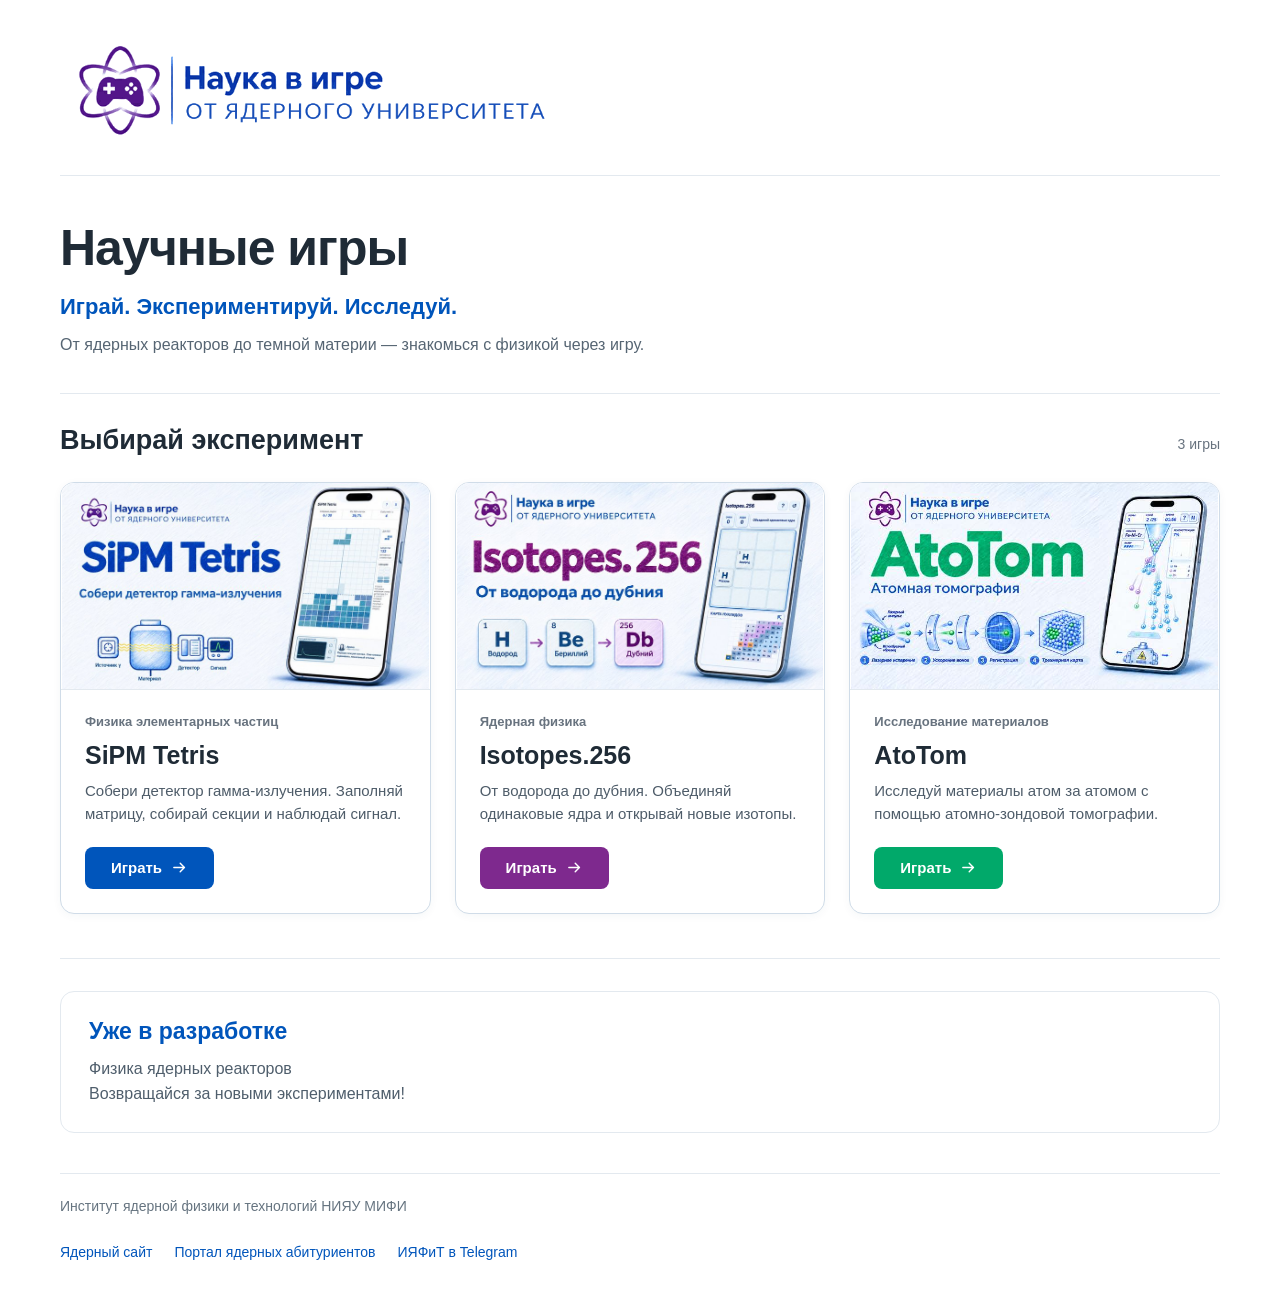
<file: index.html>
<!doctype html>
<html lang="ru">
<head>
  <meta charset="utf-8">
  <meta name="viewport" content="width=device-width, initial-scale=1, viewport-fit=cover">
  <meta name="theme-color" content="#f7fbff">
  <meta name="color-scheme" content="light">
  <meta name="description" content="Научные игры: SiPM Tetris, Isotopes.256 и AtoTom. Проект Института ядерной физики и технологий НИЯУ МИФИ.">
  <meta property="og:type" content="website">
  <meta property="og:title" content="Наука в игре — научные игры">
  <meta property="og:description" content="Собери детектор, открой новые изотопы и исследуй материалы атом за атомом. Три научные игры ИЯФиТ НИЯУ МИФИ в Telegram.">
  <meta property="og:image" content="https://nuclear-games.pages.dev/assets/catalog-preview.jpg">
  <meta property="og:image:width" content="1200">
  <meta property="og:image:height" content="630">
  <meta property="og:url" content="https://nuclear-games.pages.dev/">
  <title>Научные игры — Наука в игре</title>
  <link rel="icon" href="assets/favicon.svg" type="image/svg+xml">
  <link rel="stylesheet" href="assets/styles.css?v=atotom-green-20261121">

  <script defer src="https://telegram.org/js/telegram-web-app.js?65"></script>
  <script src="assets/app.js?v=20261121d" defer></script>
</head>
<body>
  <div class="catalog-viewport">
  <a class="skip-link" href="#games">Перейти к играм</a>
  <div class="site-shell">
    <header class="site-header" aria-label="Научные игры">
      <div class="brand">
        <img class="brand__logo" src="assets/series-logo.png" width="740" height="195" alt="Наука в игре — от ядерного университета">
      </div>
    </header>

    <main id="main">
      <section class="intro" aria-labelledby="page-title">
        <h1 id="page-title">Научные игры</h1>
        <p class="intro__subtitle">Играй. Экспериментируй. Исследуй.</p>
        <p class="intro__details">От ядерных реакторов до темной материи — знакомься с физикой через игру.</p>
      </section>

      <section id="games" class="games" aria-labelledby="games-title">
        <div class="section-title">
          <h2 id="games-title">Выбирай эксперимент</h2>
          <span class="section-title__counter">3 игры</span>
        </div>

        <div class="game-grid">
          <a class="game-card game-card--sipm" href="https://t.me/Nucleargames_bot/sipm_tetris" target="_blank" rel="noopener noreferrer" data-telegram-app aria-label="Играть в SiPM Tetris: собери детектор гамма-излучения">
            <div class="game-card__picture">
              <img src="assets/sipm-tetris.jpg" srcset="assets/sipm-tetris-800.jpg 800w, assets/sipm-tetris.jpg 1440w" sizes="(min-width: 1208px) 568px, (min-width: 848px) calc(50vw - 36px), calc(100vw - 40px)" width="1440" height="810" alt="Обложка SiPM Tetris: научная игра с детектором гамма-излучения, смартфон с игровым полем и схема регистрации сигнала" loading="eager" decoding="async">
            </div>
            <div class="game-card__content">
              <span class="game-card__eyebrow">Физика элементарных частиц</span>
              <h3>SiPM Tetris</h3>
              <p>Собери детектор гамма-излучения. Заполняй матрицу, собирай секции и наблюдай сигнал.</p>
              <span class="game-card__action"><span>Играть</span><svg viewBox="0 0 24 24" aria-hidden="true"><path d="M4 12h15m-6-6 6 6-6 6"/></svg></span>
            </div>
          </a>

          <a class="game-card game-card--isotopes" href="https://t.me/Nucleargames_bot/isotopes256" target="_blank" rel="noopener noreferrer" data-telegram-app aria-label="Играть в Isotopes.256: от водорода до дубния">
            <div class="game-card__picture">
              <img src="assets/isotopes-256.jpg" srcset="assets/isotopes-256-800.jpg 800w, assets/isotopes-256.jpg 1440w" sizes="(min-width: 1208px) 568px, (min-width: 848px) calc(50vw - 36px), calc(100vw - 40px)" width="1440" height="811" alt="Обложка Isotopes.256: смартфон с полем изотопов и карта нуклидов, плитки водорода, бериллия и дубния" loading="eager" decoding="async">
            </div>
            <div class="game-card__content">
              <span class="game-card__eyebrow">Ядерная физика</span>
              <h3>Isotopes.256</h3>
              <p>От водорода до дубния. Объединяй одинаковые ядра и открывай новые изотопы.</p>
              <span class="game-card__action"><span>Играть</span><svg viewBox="0 0 24 24" aria-hidden="true"><path d="M4 12h15m-6-6 6 6-6 6"/></svg></span>
            </div>
          </a>

          <a class="game-card game-card--atotom" href="https://t.me/Nucleargames_bot/atotom" target="_blank" rel="noopener noreferrer" data-telegram-app aria-label="Играть в AtoTom: атомная томография">
            <div class="game-card__picture">
              <img src="assets/atotom.jpg" width="640" height="360" alt="Обложка AtoTom: зеленое название, схема атомно-зондовой томографии и игровой экран смартфона" loading="lazy" decoding="async">
            </div>
            <div class="game-card__content">
              <span class="game-card__eyebrow">Исследование материалов</span>
              <h3>AtoTom</h3>
              <p>Исследуй материалы атом за атомом с помощью атомно-зондовой томографии.</p>
              <span class="game-card__action"><span>Играть</span><svg viewBox="0 0 24 24" aria-hidden="true"><path d="M4 12h15m-6-6 6 6-6 6"/></svg></span>
            </div>
          </a>
        </div>
      </section>

      <hr class="section-rule" aria-hidden="true">
      <section class="coming-next" aria-labelledby="coming-title">
        <h2 id="coming-title">Уже в разработке</h2>
        <p>Физика ядерных реакторов<br>Возвращайся за новыми экспериментами!</p>
      </section>
    </main>

    <footer class="site-footer">
      <div class="site-footer__name">Институт ядерной физики и технологий НИЯУ МИФИ</div>
      <nav class="site-footer__links" aria-label="Полезные ссылки">
        <a href="https://inphe.mephi.ru/" target="_blank" rel="noopener noreferrer">Ядерный сайт</a>
        <a href="https://gonuclear.mephi.ru/" target="_blank" rel="noopener noreferrer">Портал ядерных абитуриентов</a>
        <a href="https://t.me/inphemephi" target="_blank" rel="noopener noreferrer">ИЯФиТ в Telegram</a>
      </nav>
    </footer>
  </div>
  </div>
</body>
</html>
</file>
<file: assets/styles.css>
:root {
  --ink: #1f2b36;
  --muted: #68737f;
  --blue: #0055bb;
  --blue-hover: #003e8a;
  --line: #e3e9ef;
  --card-border: #d0dce8;
  --paper: #fff;
}
* { box-sizing: border-box; }
html { scroll-behavior: smooth; }
body {
  margin: 0;
  padding: var(--catalog-top, env(safe-area-inset-top, 0px)) var(--catalog-right, env(safe-area-inset-right, 0px)) var(--catalog-bottom, env(safe-area-inset-bottom, 0px)) var(--catalog-left, env(safe-area-inset-left, 0px));
  position: relative;
  background: #fff;
  color: var(--ink);
  font: 400 16px/1.55 Arial, "Helvetica Neue", Helvetica, sans-serif;
  -webkit-font-smoothing: antialiased;
}
a { color: var(--blue); }
.skip-link {
  position: absolute; z-index: 5; top: -100px; left: 16px;
  padding: 10px 16px; border-radius: 8px; background: #fff;
  border: 2px solid var(--blue);
}
.skip-link:focus { top: calc(var(--catalog-top, env(safe-area-inset-top, 0px)) + 8px); }
/* In mobile fullscreen only the catalog scrolls, below Telegram's native controls. */
html[data-mobile-fullscreen],
html[data-mobile-fullscreen] body { overflow: hidden; background: var(--blue); }
html[data-mobile-fullscreen] .catalog-viewport {
  position: fixed;
  inset: var(--catalog-top) 0 0;
  overflow: auto;
  overscroll-behavior-y: contain;
  background: var(--paper);
  padding: 0 var(--catalog-right) var(--catalog-bottom) var(--catalog-left);
}
html[data-mobile-fullscreen] .skip-link:focus { top: 8px; }
.site-shell {
  width: min(1160px, calc(100% - 48px));
  margin: 0 auto;
}
.site-header {
  display: flex; align-items: center;
  padding: 22px 0 19px;
  border-bottom: 1px solid var(--line);
}
.brand { width: min(510px, 100%); max-width: 100%; }
.brand__logo { display: block; width: 100%; height: auto; overflow: visible; }
.intro { padding: 43px 0 35px; }
h1, h2, h3, p { margin-top: 0; }
.intro h1 {
  font-size: clamp(34px, 4.4vw, 50px);
  font-weight: 700;
  letter-spacing: -.02em;
  line-height: 1.17;
  margin: 0 0 12px;
  color: var(--ink);
}
.intro__subtitle {
  margin: 0 0 9px;
  font-size: clamp(18px, 2.1vw, 22px);
  font-weight: 600;
  color: var(--blue);
}
.intro__details {
  margin: 0;
  max-width: 740px;
  color: #566573;
  font-size: 16px;
}
.games { border-top: 1px solid var(--line); padding: 30px 0 0; }
.section-title {
  display: flex; align-items: baseline; justify-content: space-between;
  gap: 12px; margin: 0 0 24px;
}
.section-title h2 {
  margin: 0;
  font-size: clamp(21px, 2.4vw, 27px);
  line-height: 1.25; font-weight: 700;
  color: var(--ink);
}
.section-title__counter {
  font-size: 14px; color: var(--muted); white-space: nowrap;
}
.game-grid {
  display: grid; grid-template-columns: repeat(auto-fit, minmax(min(100%, 310px), 1fr)); gap: 24px;
}
.game-card {
  min-width: 0; display: flex; flex-direction: column;
  overflow: hidden; background: #fff;
  border: 1px solid var(--card-border);
  border-radius: 14px;
  box-shadow: 0 2px 9px rgba(33, 64, 92, .045);
  text-decoration: none; color: inherit;
  transition: border-color .18s ease, box-shadow .18s ease, background-color .18s ease;
}
.game-card:hover, .game-card:focus-visible {
  border-color: #9fbfe2;
  box-shadow: 0 5px 19px rgba(34, 81, 133, .11);
}
.game-card:focus-visible {
  outline: 3px solid #8bbce9; outline-offset: 3px;
}
.game-card__picture {
  aspect-ratio: 1672/941;
  background: #fff;
  overflow: hidden;
  border-bottom: 1px solid var(--line);
}
.game-card__picture img {
  display: block; width: 100%; height: 100%; object-fit: contain;
}
.game-card__content {
  display: flex; align-items: flex-start; flex-direction: column;
  flex: 1; padding: 22px 24px 24px;
}
.game-card__eyebrow {
  color: var(--muted); font-size: 13px; font-weight: 600;
}
.game-card__content h3 {
  margin: 8px 0 9px; color: var(--ink);
  font-size: 25px; font-weight: 700;
  line-height: 1.2;
}
.game-card:hover .game-card__content h3,
.game-card:focus-visible .game-card__content h3 { color: var(--blue); }
.game-card__content p {
  color: #4e5c69; font-size: 15px; line-height: 1.55;
  flex: 1; margin: 0 0 21px;
}
.game-card__action {
  display: inline-flex; justify-content: center; align-items: center;
  gap: 9px; min-width: 129px; min-height: 42px;
  padding: 9px 18px; background: var(--blue); color: #fff;
  border-radius: 8px; font-size: 15px; font-weight: 600;
}
.game-card:hover .game-card__action,
.game-card:focus-visible .game-card__action { background: var(--blue-hover); }
/* Цвет кнопки соответствует фирменному цвету каждой обложки */
.game-card--isotopes .game-card__action { background: #7e298e; }
.game-card--isotopes:hover .game-card__action,
.game-card--isotopes:focus-visible .game-card__action { background: #642073; }
/* Точный основной зеленый из букв AtoTom на утвержденной обложке.
   Сохраняем оттенок при hover/focus: мобильный Safari может удерживать hover после касания. */
.game-card--atotom .game-card__action,
.game-card--atotom:hover .game-card__action,
.game-card--atotom:focus-visible .game-card__action,
.game-card--atotom:active .game-card__action { background: #01a96a; }
.game-card__action svg {
  width: 17px; height: 17px; fill: none;
  stroke: currentColor; stroke-width: 2;
  stroke-linecap: round; stroke-linejoin: round;
}
.section-rule { height: 0; border: 0; border-top: 1px solid var(--line); margin: 44px 0 0; }
.coming-next {
  margin: 32px 0 40px; padding: 25px 28px;
  background: #fff;
  border: 1px solid var(--line);
  border-radius: 14px;
}
.coming-next h2 {
  margin: 0 0 9px; font-size: 23px; font-weight: 700;
  line-height: 1.3; color: var(--blue);
}
.coming-next p { margin: 0; color: #4f5e6c; font-size: 16px; line-height: 1.6; }
.site-footer {
  display: flex; flex-direction: column; align-items: flex-start;
  gap: 13px; border-top: 1px solid var(--line);
  padding: 22px 0 32px;
}
.site-footer__name { font-size: 14px; color: #667480; }
.site-footer__links {
  display: flex; flex-wrap: wrap; column-gap: 22px; row-gap: 8px;
}
.site-footer__links a {
  display: inline-flex; align-items: center; min-height: 44px;
  color: var(--blue); font-size: 14px; text-decoration: none;
}
.site-footer__links a:hover, .site-footer__links a:focus-visible {
  text-decoration: underline; color: var(--blue-hover);
}
@media(max-width: 750px) {
  .site-shell { width: calc(100% - 40px); }
  .site-header { padding: 16px 0; }
  .brand { width: min(430px, 100%); }
  .intro { padding: 31px 0 28px; }
  .intro h1 { font-size: clamp(31px, 8vw, 40px); }
  .intro__subtitle { font-size: 18px; }
  .games { padding-top: 24px; }
  .section-title h2 { font-size: 21px; }
  .game-grid { grid-template-columns: minmax(0, 1fr); gap: 24px; }
  .game-card { border-radius: 12px; }
  .game-card__content { padding: 19px 19px 21px; }
  .game-card__content h3 { font-size: 23px; }
  .game-card__content p { margin-bottom: 17px; }
  .section-rule { margin-top: 14px; }
  .coming-next { margin: 14px 0 20px; padding: 16px; border-radius: 12px; }
  .coming-next h2 { font-size: 20px; }
  .intro__details,
  .game-card__content p,
  .coming-next p { font-size: 13px; line-height: 1.45; -webkit-text-size-adjust: 100%; text-size-adjust: 100%; }
  .site-footer { gap: 5px; padding: 15px 0 18px; }
  .site-footer__links { column-gap: 18px; row-gap: 0; }
  .site-footer__links a { min-height: 34px; }
  .coming-next h2 { margin-bottom: 6px; }
}
@media(max-width: 370px) {
  .site-shell { width: calc(100% - 26px); }
  .section-title h2 { font-size: 19px; }
  .section-title__counter { font-size: 12px; }
}
@media(prefers-reduced-motion: reduce) {
  html { scroll-behavior: auto; }
  .game-card { transition: none; }
}
</file>
